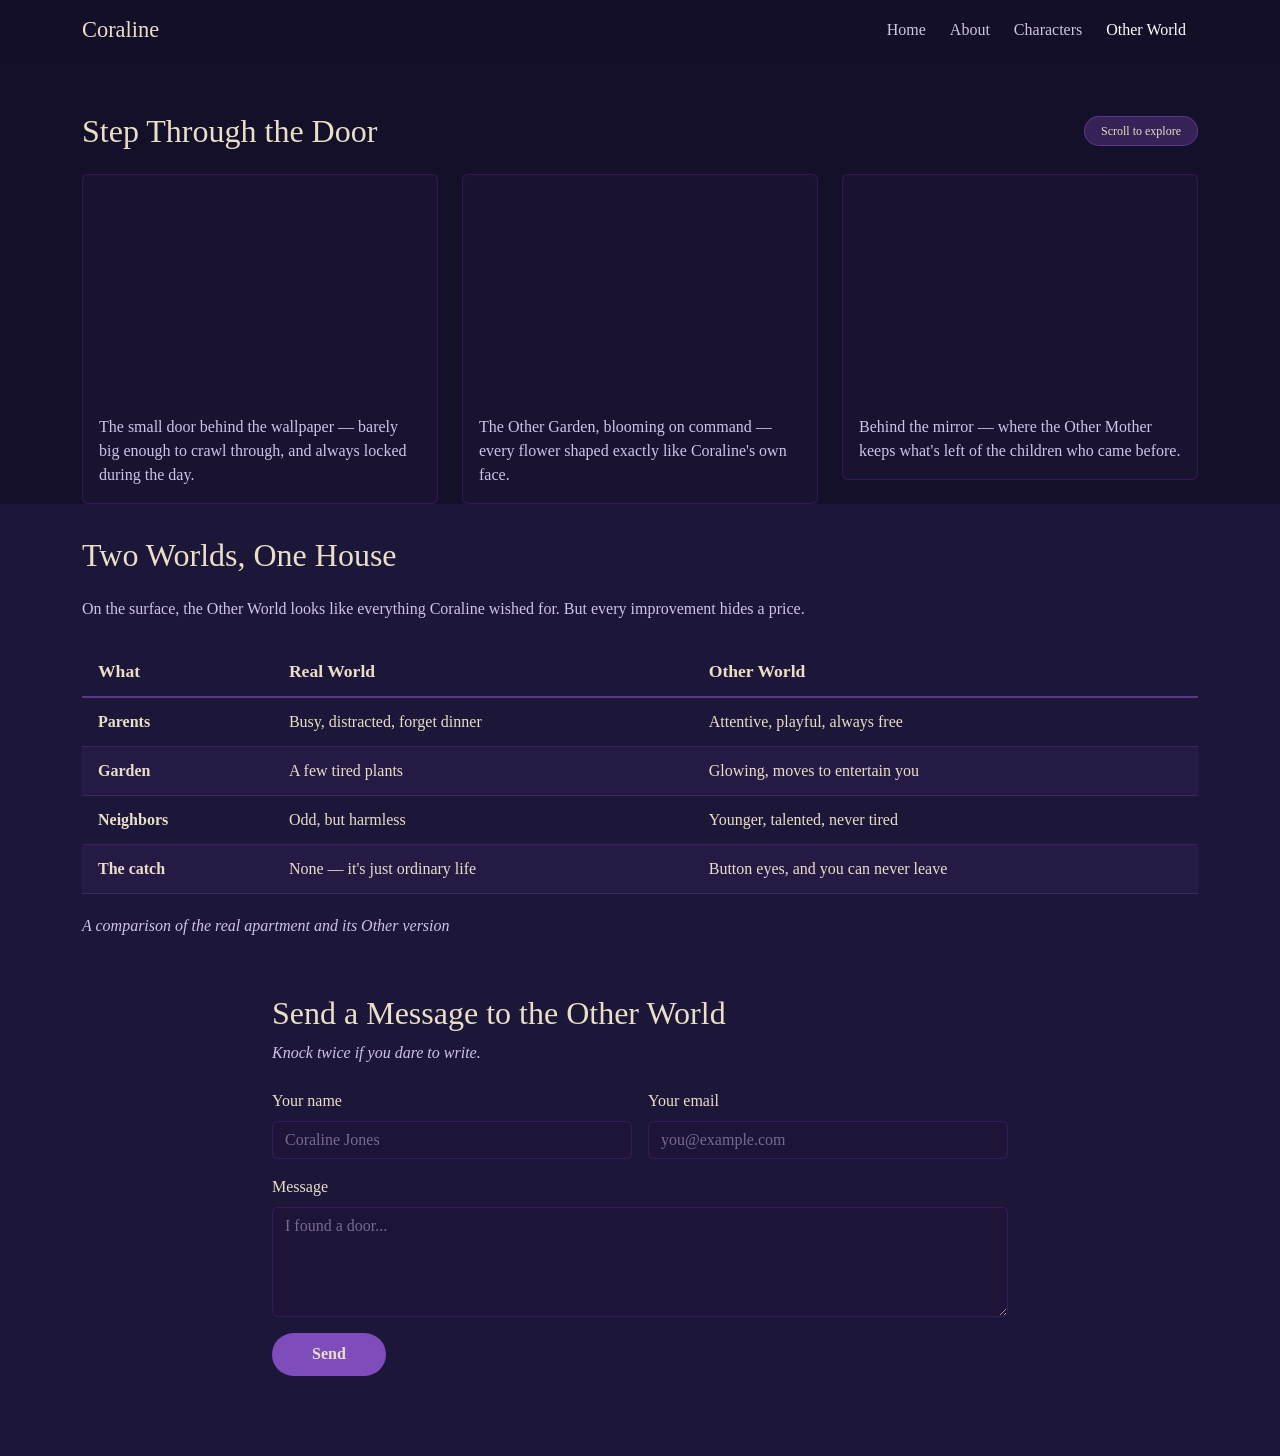
<file: world.html>
<!DOCTYPE html>
<html lang="en">
<head>
  <meta charset="UTF-8">
  <meta name="viewport" content="width=device-width, initial-scale=1.0">
  <title>Coraline — The Other World</title>

  <link href="https://cdn.jsdelivr.net/npm/bootstrap@5.3.3/dist/css/bootstrap.min.css" rel="stylesheet">
  <link rel="stylesheet" href="css/style.css">
</head>
<body>

  <nav class="navbar navbar-expand-lg navbar-dark fixed-top coraline-nav">
    <div class="container">
      <a class="navbar-brand" href="index.html">Coraline</a>
      <button class="navbar-toggler" type="button" data-bs-toggle="collapse" data-bs-target="#navMenu">
        <span class="navbar-toggler-icon"></span>
      </button>
      <div class="collapse navbar-collapse" id="navMenu">
        <ul class="navbar-nav ms-auto">
          <li class="nav-item"><a class="nav-link" href="index.html">Home</a></li>
          <li class="nav-item"><a class="nav-link" href="index.html#about">About</a></li>
          <li class="nav-item"><a class="nav-link" href="index.html#characters">Characters</a></li>
          <li class="nav-item"><a class="nav-link active" href="world.html">Other World</a></li>
        </ul>
      </div>
    </div>
  </nav>

  <section class="gallery-section" id="locations" style="padding-top: 7rem;">
    <div class="container">
      <div class="d-flex justify-content-between align-items-center mb-4">
        <h2 class="gallery-section__title">Step Through the Door</h2>
        <span class="badge rounded-pill gallery-section__badge d-none d-lg-inline-block">Scroll to explore</span>
      </div>
      <div class="row g-4">

        <div class="col-12 col-md-6 col-lg-4">
          <div class="card gallery-card">
            <video class="card-img-top" autoplay loop muted playsinline>
              <source src="media/дверььь.mp4" type="video/mp4">
            </video>
            <div class="card-body">
              <p class="card-text">The small door behind the wallpaper — barely big enough to crawl through, and always locked during the day.</p>
            </div>
          </div>
        </div>

        <div class="col-12 col-md-6 col-lg-4">
          <div class="card gallery-card">
            <video class="card-img-top" autoplay loop muted playsinline>
              <source src="media/гарден.mp4" type="video/mp4">
            </video>
            <div class="card-body">
              <p class="card-text">The Other Garden, blooming on command — every flower shaped exactly like Coraline's own face.</p>
            </div>
          </div>
        </div>

        <div class="col-12 col-md-6 col-lg-4">
          <div class="card gallery-card">
            <video class="card-img-top" autoplay loop muted playsinline>
              <source src="media/ужс.mp4" type="video/mp4">
            </video>
            <div class="card-body">
              <p class="card-text">Behind the mirror — where the Other Mother keeps what's left of the children who came before.</p>
            </div>
          </div>
        </div>

      </div>
    </div>
  </section>

  <section class="about-section" id="comparison">
    <div class="container">
      <h2 class="about-section__title">Two Worlds, One House</h2>
      <p class="about-section__text">On the surface, the Other World looks like everything Coraline wished for. But every improvement hides a price.</p>

            <table class="comparison-table">
           <caption>A comparison of the real apartment and its Other version</caption>
         <thead>
           <tr>
            <th scope="col">What</th>
            <th scope="col">Real World</th>
            <th scope="col">Other World</th>
          </tr>
        </thead>
        <tbody>
          <tr style="border-bottom: 1px solid rgba(150,90,220,0.2);">
            <th scope="row">Parents</th>
            <td>Busy, distracted, forget dinner</td>
            <td>Attentive, playful, always free</td>
          </tr>
          <tr style="border-bottom: 1px solid rgba(150,90,220,0.2);">
            <th scope="row">Garden</th>
            <td>A few tired plants</td>
            <td>Glowing, moves to entertain you</td>
          </tr>
          <tr style="border-bottom: 1px solid rgba(150,90,220,0.2);">
            <th scope="row">Neighbors</th>
            <td>Odd, but harmless</td>
            <td>Younger, talented, never tired</td>
          </tr>
          <tr>
            <th scope="row">The catch</th>
            <td>None — it's just ordinary life</td>
            <td>Button eyes, and you can never leave</td>
          </tr>
        </tbody>
      </table>
    </div>
  </section>

  <section class="contact-section" id="contact">
    <div class="container">
      <div class="row justify-content-center">
        <div class="col-12 col-lg-8">
          <h2 class="contact-section__title">Send a Message to the Other World</h2>
          <p class="contact-section__subtitle">Knock twice if you dare to write.</p>
          <form class="contact-form mt-4">
            <div class="row g-3">
              <div class="col-12 col-md-6">
                <label for="name" class="form-label">Your name</label>
                <input type="text" class="form-control" id="name" placeholder="Coraline Jones">
              </div>
              <div class="col-12 col-md-6">
                <label for="email" class="form-label">Your email</label>
                <input type="email" class="form-control" id="email" placeholder="you@example.com">
              </div>
              <div class="col-12">
                <label for="message" class="form-label">Message</label>
                <textarea class="form-control" id="message" rows="4" placeholder="I found a door..."></textarea>
              </div>
              <div class="col-12">
                <button type="submit" class="btn contact-form__btn">Send</button>
              </div>
            </div>
          </form>
        </div>
      </div>
    </div>
  </section>

  <script src="https://cdn.jsdelivr.net/npm/bootstrap@5.3.3/dist/js/bootstrap.bundle.min.js"></script>
</body>
</html>
</file>
<file: css/style.css>
html {
  scroll-behavior: smooth;
}
* {
  box-sizing: border-box;
}

body {
  margin: 0;
  font-family: 'Georgia', serif;
}


.hero {
  position: relative;
  height: 100vh;
  overflow: hidden;
  display: flex;
  align-items: center;
  justify-content: center;
}

.hero__video {
  position: absolute;
  top: 50%;
  left: 50%;
  min-width: 100%;
  min-height: 100%;
  width: auto;
  height: auto;
  transform: translate(-50%, -50%);
  object-fit: cover;
}

.hero__overlay {
  position: absolute;
  top: 0;
  left: 0;
  width: 100%;
  height: 100%;
  background-color: rgba(10, 5, 30, 0.45);
}

.hero__content {
  position: relative;
  z-index: 1;
  text-align: center;
    color: #e9dfc7;
  padding: 1.5rem;
}

.hero__subtitle {
  font-family: "IM Fell English", serif;
  font-size: 1.25rem;
  margin-bottom: 2rem;
  text-shadow: 0 2px 8px rgba(0, 0, 0, 0.6);
}

.hero__btn {
  padding: 0.75rem 2rem;
  border-radius: 999px;
  font-weight: 600;
}

/*Надпись Коралина*/
.hero__title {
    font-family: "IM Fell English", serif;
    font-size: 48px;
    font-weight: 400;
    letter-spacing: -2px;
    color: #e9dfc7;
    text-shadow:
        2px 2px 0 #171717,
        -1px -1px 0 #171717;
    transform: rotate(-2deg);
}

@media (min-width: 37.5rem) {
  .hero__title {
    font-size: 100px;
  }
}

/* Пуговица*/
.button-letter {
  display: inline-block;
  position: relative;
  width: 0.56em;
  height: 0.56em;
  margin: 0 0.04em;
  vertical-align: 0.04em;
  background-color: #1c1b4d;
  border-radius: 50%;
  box-shadow:
    inset 0 0.03em 0.05em rgba(0, 0, 0, 0.5),
    0 0.02em 0.04em rgba(0, 0, 0, 0.35);
}

.button-letter .hole {
  position: absolute;
  width: 0.09em;
  height: 0.09em;
  background-color: #f1e9d2;
  border-radius: 50%;
}

.button-letter .hole--tl { top: 28%; left: 28%; }
.button-letter .hole--tr { top: 28%; left: 63%; }
.button-letter .hole--bl { top: 63%; left: 28%; }
.button-letter .hole--br { top: 63%; left: 63%; }

.hero__btn {
  padding: 0.75rem 2rem;
  border-radius: 999px;
  font-weight: 600;
  font-family: "IM Fell English", serif;
  font-size: 1.1rem;
  background-color: rgba(20, 8, 35, 0.65);
  color: #e9dfc7;
  border: 1px solid rgba(110, 40, 160, 0.3);
  backdrop-filter: blur(4px);
  box-shadow: 0 2px 8px rgba(0, 0, 0, 0.5);
  text-decoration: none;
  display: inline-block;
  transition: all 0.3s ease;
}

.hero__btn:hover {
  background-color: rgba(35, 12, 58, 0.85);
  border-color: rgba(110, 40, 160, 0.5);
  color: #f1e9d2;
  box-shadow: 0 2px 10px rgba(0, 0, 0, 0.6);
}


.characters {
  padding: 4rem 1.5rem;
  background-color: #14102a;
  color: #e9dfc7;
}

.characters {
  position: relative;
  padding: 4rem 1.5rem;
  background-color: #14102a;
  background-image:
    linear-gradient(115deg, transparent 48%, rgba(150, 90, 220, 0.15) 49%, rgba(150, 90, 220, 0.15) 50%, transparent 51%),
    linear-gradient(25deg, transparent 48%, rgba(100, 120, 220, 0.12) 49%, rgba(100, 120, 220, 0.12) 50%, transparent 51%),
    linear-gradient(70deg, transparent 48%, rgba(150, 90, 220, 0.1) 49%, rgba(150, 90, 220, 0.1) 50%, transparent 51%);
  background-size: 18rem 18rem, 24rem 24rem, 14rem 14rem;
  color: #e9dfc7;
}
 
.characters__title {
  text-align: center;
  font-size: 1.75rem;
  margin-bottom: 2rem;
}

.characters__grid {
  display: grid;
  grid-template-columns: 1fr;
  gap: 1.5rem;
  max-width: 75rem;
  margin: 0 auto;
}

.char-card {
  background-color: rgba(30, 20, 55, 0.6);
  border: 1px solid rgba(110, 40, 160, 0.3);
  border-radius: 0.75rem;
  padding: 1.25rem;
  text-align: center;
}

.char-card__img {
  width: 100%;
  height: 16rem;
  object-fit: contain;
  border-radius: 1rem;
  margin-bottom: 1rem;
}

.char-card__name {
  font-size: 1.1rem;
  margin-bottom: 0.5rem;
}

.char-card__desc {
  font-size: 0.9rem;
  line-height: 1.5;
  color: #cfc4e8;
}

@media (min-width: 48rem) {
  .characters__grid {
    grid-template-columns: repeat(2, 1fr);
  }

  .characters__title {
    font-size: 2.25rem;
    text-align: left;
    max-width: 75rem;
    margin: 0 auto 2.5rem;
  }
}

@media (min-width: 75rem) {
  .characters__grid {
    grid-template-columns: repeat(4, 1fr);
  }
}


.coraline-nav {
  background-color: rgba(20, 16, 42, 0.85);
  backdrop-filter: blur(6px);
}

.coraline-nav .navbar-brand {
  font-family: 'IM Fell English', serif;
  font-size: 1.4rem;
  color: #e9dfc7;
}

.coraline-nav .nav-link {
  color: #cfc4e8;
  margin: 0 0.25rem;
}

.coraline-nav .nav-link:hover {
  color: #e9dfc7;
}


.about-section {
  background-color: #1c1638;
  color: #e9dfc7;
  padding-top: 2rem;
  padding-bottom: 3rem;
}

.about-section__title {
  font-family: 'IM Fell English', serif;
  font-size: 2rem;
  margin-bottom: 1.25rem;
}

.about-section__text {
  color: #cfc4e8;
  line-height: 1.7;
  margin-bottom: 1rem;
}

.about-section__img {
  width: 100%;
  border-radius: 0.75rem;
  box-shadow: 0 0 2rem rgba(0, 0, 0, 0.5);
}


.gallery-section {
  background-color: #14102a;
  color: #e9dfc7;
}

.gallery-section__title {
  font-family: 'IM Fell English', serif;
  font-size: 2rem;
  margin: 0;
}

.gallery-section__badge {
  background-color: rgba(150, 90, 220, 0.25);
  color: #e9dfc7;
  border: 1px solid rgba(150, 90, 220, 0.4);
  font-weight: 400;
  padding: 0.5rem 1rem;
}

.gallery-card {
  background-color: rgba(30, 20, 55, 0.6);
  border: 1px solid rgba(110, 40, 160, 0.3);
  overflow: hidden;
}

.gallery-card .card-img-top {
  height: 14rem;
  object-fit: cover;
}

.gallery-card .card-text {
  color: #cfc4e8;
}



.contact-section {
  background-color: #1c1638;
  color: #e9dfc7;
  padding-bottom: 5rem;
}

.contact-section__title {
  font-family: 'IM Fell English', serif;
  font-size: 2rem;
  margin-bottom: 0.5rem;
}

.contact-section__subtitle {
  color: #cfc4e8;
  font-style: italic;
  margin-bottom: 0;
}

.contact-form .form-label {
  color: #e9dfc7;
}

.contact-form .form-control {
  background-color: rgba(30, 20, 55, 0.6);
  border: 1px solid rgba(110, 40, 160, 0.3);
  color: #e9dfc7;
}

.contact-form .form-control:focus {
  background-color: rgba(30, 20, 55, 0.8);
  border-color: rgba(150, 90, 220, 0.6);
  color: #e9dfc7;
  box-shadow: 0 0 0 0.2rem rgba(150, 90, 220, 0.2);
}

.contact-form .form-control::placeholder {
  color: rgba(207, 196, 232, 0.5);
}

.contact-form__btn {
  padding: 0.6rem 2.5rem;
  border-radius: 999px;
  font-weight: 600;
  background-color: rgba(150, 90, 220, 0.8);
  color: #e9dfc7;
  border: none;
  transition: all 0.3s ease;
}

.contact-form__btn:hover {
  background-color: rgba(150, 90, 220, 1);
}

.comparison-table {
  width: 100%;
  border-collapse: collapse;
  margin-top: 1.5rem;
}

.comparison-table caption {
  caption-side: bottom;
  color: #cfc4e8;
  font-style: italic;
  margin-top: 0.75rem;
  text-align: left;
}

.comparison-table th,
.comparison-table td {
  padding: 0.75rem 1rem;
  text-align: left;
}

.comparison-table thead th {
  color: #e9dfc7;
  font-family: 'IM Fell English', serif;
  font-size: 1.1rem;
  border-bottom: 2px solid rgba(150, 90, 220, 0.5);
}

.comparison-table tbody th {
  color: #e9dfc7;
  font-weight: 600;
}

.comparison-table tbody td {
  color: #e9dfc7;
}

.comparison-table tbody tr {
  border-bottom: 1px solid rgba(150, 90, 220, 0.2);
}

.comparison-table tbody tr:nth-child(even) {
  background-color: rgba(150, 90, 220, 0.07);
}
</file>
